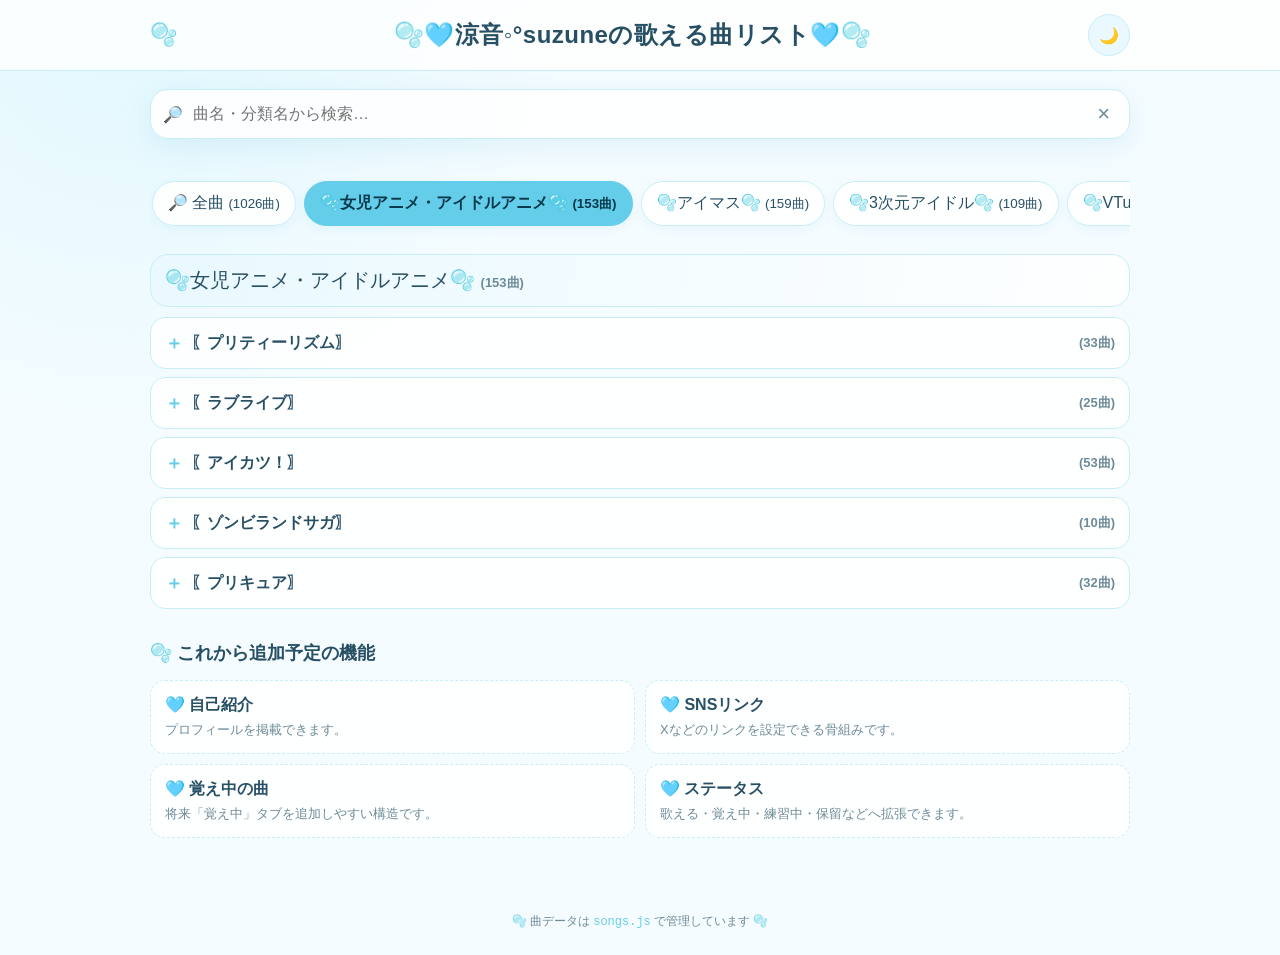
<file: index.html>
<!doctype html>
<html lang="ja">
<head>
  <meta charset="utf-8">
  <meta name="viewport" content="width=device-width,initial-scale=1,viewport-fit=cover">
  <meta name="theme-color" content="#bfeeff">

  <title>🫧🩵涼音◦°suzuneの歌える曲リスト🩵🫧</title>

  <link rel="stylesheet" href="style.css">
</head>

<body>
  <header class="site-header">
    <div class="bubble">🫧</div>

    <h1>🫧🩵涼音◦°suzuneの歌える曲リスト🩵🫧</h1>

    <button
      id="themeToggle"
      class="theme-toggle"
      type="button"
      aria-label="ライト/ダークモード切替"
    >
      🌙
    </button>
  </header>

  <main>
    <section class="tools" aria-label="検索">
      <label class="search-box">
        <span>🔎</span>

        <input
          id="searchInput"
          type="search"
          placeholder="曲名・分類名から検索…"
          autocomplete="off"
        >

        <button
          id="clearSearch"
          type="button"
          aria-label="検索をクリア"
        >
          ×
        </button>
      </label>

      <p id="resultInfo" class="result-info"></p>
    </section>

    <nav
      id="categoryTabs"
      class="tabs"
      aria-label="大分類"
    ></nav>

    <section
      id="songArea"
      class="song-area"
    ></section>

    <section class="future-panel">
      <h2>🫧 これから追加予定の機能</h2>

      <div class="future-grid">
        <article>
          <b>🩵 自己紹介</b>
          <span>プロフィールを掲載できます。</span>
        </article>

        <article>
          <b>🩵 SNSリンク</b>
          <span>Xなどのリンクを設定できる骨組みです。</span>
        </article>

        <article>
          <b>🩵 覚え中の曲</b>
          <span>将来「覚え中」タブを追加しやすい構造です。</span>
        </article>

        <article>
          <b>🩵 ステータス</b>
          <span>歌える・覚え中・練習中・保留などへ拡張できます。</span>
        </article>
      </div>
    </section>
  </main>

  <footer>
    🫧 曲データは <code>songs.js</code> で管理しています 🫧
  </footer>

  <script src="songs_idol.girls.anime.js"></script>
<script src="songs_anime.js"></script>
  <script src="songs_imas.js"></script>
<script src="songs_3d_idol.js"></script>
  <script src="songs_vtuber.js"></script>
  <script src="songs_honeyworks.js"></script>
  <script src="songs_vocaloid.js"></script>
<script src="songs_voice_actors.js"></script>
<script src="songs_japanese.js"></script>

  <script src="songs.js"></script>
  <script src="app.js"></script>
</body>
</html>
</file>
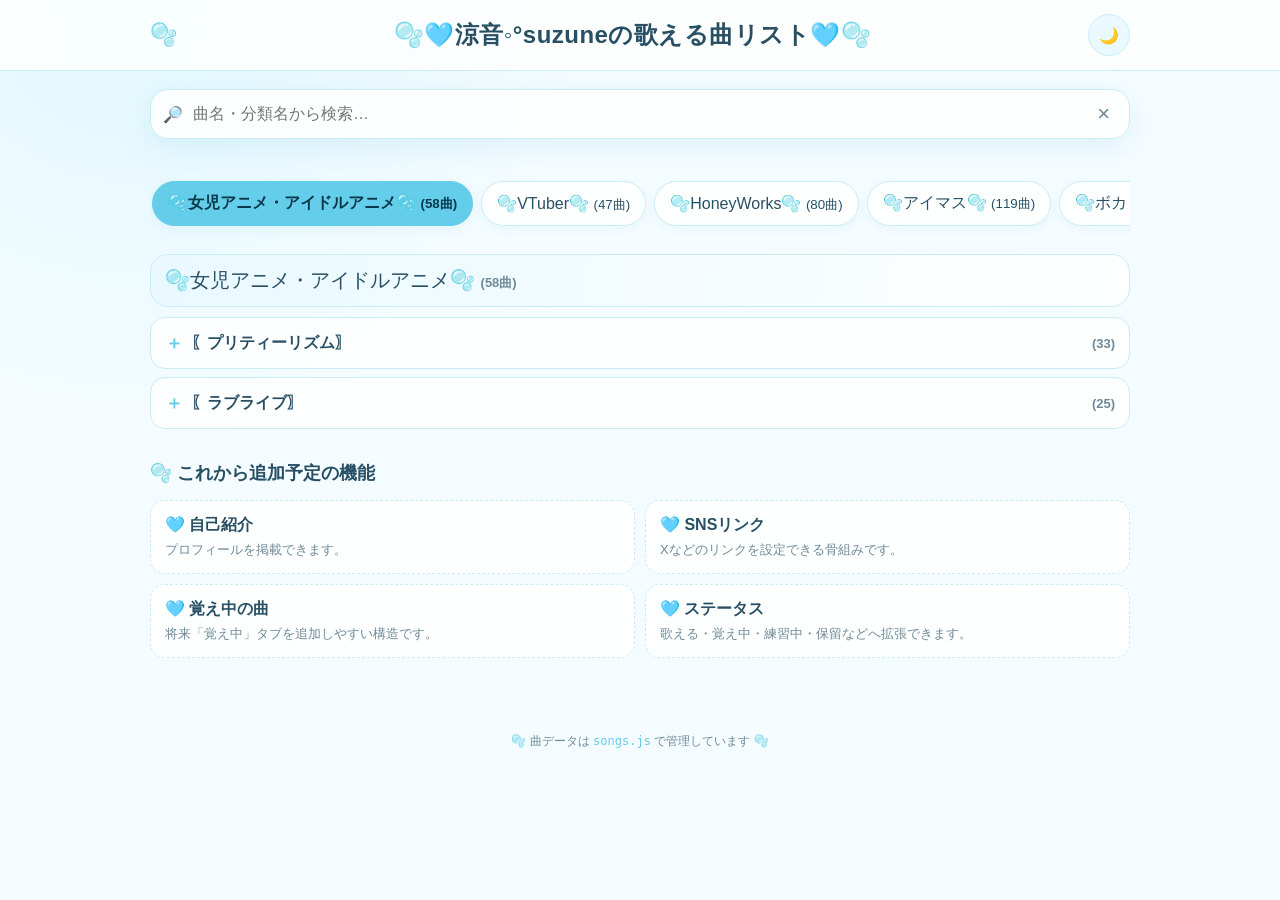
<file: 涼音_suzune_歌える曲リスト_修正版/index.html>
<!doctype html>
<html lang="ja">
<head>
  <meta charset="utf-8">
  <meta name="viewport" content="width=device-width,initial-scale=1,viewport-fit=cover">
  <meta name="theme-color" content="#bfeeff">
  <title>🫧🩵涼音◦°suzuneの歌える曲リスト🩵🫧</title>
  <link rel="stylesheet" href="style.css">
</head>
<body>
  <header class="site-header">
    <div class="bubble">🫧</div>
    <h1>🫧🩵涼音◦°suzuneの歌える曲リスト🩵🫧</h1>
    <button id="themeToggle" class="theme-toggle" type="button" aria-label="ライト/ダークモード切替">🌙</button>
  </header>

  <main>
    <section class="tools" aria-label="検索">
      <label class="search-box">
        <span>🔎</span>
        <input id="searchInput" type="search" placeholder="曲名・分類名から検索…" autocomplete="off">
        <button id="clearSearch" type="button" aria-label="検索をクリア">×</button>
      </label>
      <p id="resultInfo" class="result-info"></p>
    </section>

    <nav id="categoryTabs" class="tabs" aria-label="大分類"></nav>

    <section id="songArea" class="song-area"></section>

    <section class="future-panel">
      <h2>🫧 これから追加予定の機能</h2>
      <div class="future-grid">
        <article><b>🩵 自己紹介</b><span>プロフィールを掲載できます。</span></article>
        <article><b>🩵 SNSリンク</b><span>Xなどのリンクを設定できる骨組みです。</span></article>
        <article><b>🩵 覚え中の曲</b><span>将来「覚え中」タブを追加しやすい構造です。</span></article>
        <article><b>🩵 ステータス</b><span>歌える・覚え中・練習中・保留などへ拡張できます。</span></article>
      </div>
    </section>
  </main>

  <footer>🫧 曲データは <code>songs.js</code> で管理しています 🫧</footer>
  <script src="songs.js"></script>
  <script src="app.js"></script>
</body>
</html>
</file>
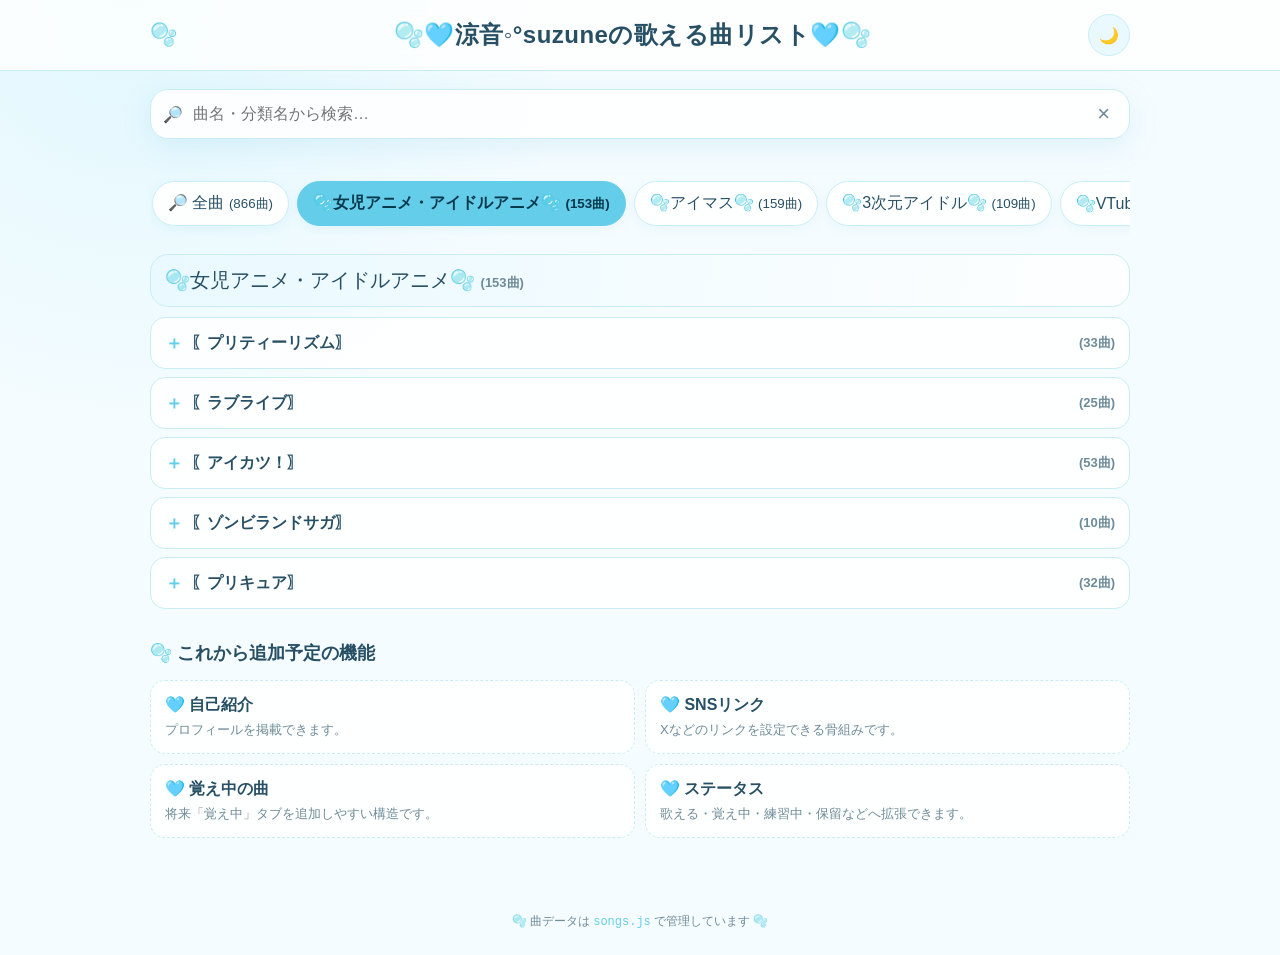
<file: 2index.html>
<!doctype html>
<html lang="ja">
<head>
  <meta charset="utf-8">
  <meta name="viewport" content="width=device-width,initial-scale=1,viewport-fit=cover">
  <meta name="theme-color" content="#bfeeff">

  <title>🫧🩵涼音◦°suzuneの歌える曲リスト🩵🫧</title>

  <link rel="stylesheet" href="2style.css">
</head>

<body>
  <header class="site-header">
    <div class="bubble">🫧</div>

    <h1>🫧🩵涼音◦°suzuneの歌える曲リスト🩵🫧</h1>

    <button
      id="themeToggle"
      class="theme-toggle"
      type="button"
      aria-label="ライト/ダークモード切替"
    >
      🌙
    </button>
  </header>

  <main>
    <section class="tools" aria-label="検索">
      <label class="search-box">
        <span>🔎</span>

        <input
          id="searchInput"
          type="search"
          placeholder="曲名・分類名から検索…"
          autocomplete="off"
        >

        <button
          id="clearSearch"
          type="button"
          aria-label="検索をクリア"
        >
          ×
        </button>
      </label>

      <p id="resultInfo" class="result-info"></p>
    </section>

    <nav
      id="categoryTabs"
      class="tabs"
      aria-label="大分類"
    ></nav>

    <section
      id="songArea"
      class="song-area"
    ></section>

    <section class="future-panel">
      <h2>🫧 これから追加予定の機能</h2>

      <div class="future-grid">
        <article>
          <b>🩵 自己紹介</b>
          <span>プロフィールを掲載できます。</span>
        </article>

        <article>
          <b>🩵 SNSリンク</b>
          <span>Xなどのリンクを設定できる骨組みです。</span>
        </article>

        <article>
          <b>🩵 覚え中の曲</b>
          <span>将来「覚え中」タブを追加しやすい構造です。</span>
        </article>

        <article>
          <b>🩵 ステータス</b>
          <span>歌える・覚え中・練習中・保留などへ拡張できます。</span>
        </article>
      </div>
    </section>
  </main>

  <footer>
    🫧 曲データは <code>songs.js</code> で管理しています 🫧
  </footer>

  <script src="songs_idol.girls.anime.js"></script>
  <script src="songs_imas.js"></script>
<script src="songs_3d_idol.js"></script>
  <script src="songs_vtuber.js"></script>
  <script src="songs_honeyworks.js"></script>
  <script src="songs_vocaloid.js"></script>

  <script src="2songs.js"></script>
  <script src="2app.js"></script>
</body>
</html>
</file>
<file: style.css>
*{box-sizing:border-box}
:root{
  --bg:#f5fcff;--surface:rgba(255,255,255,.88);--surface2:#e9f9ff;
  --text:#285065;--muted:#6e8b99;--accent:#64cdea;--accent2:#a8e8fa;
  --border:#c9edf7;--shadow:0 8px 30px rgba(70,170,205,.13)
}
html.dark{
  --bg:#0d1d26;--surface:rgba(20,39,49,.94);--surface2:#17313e;
  --text:#e4f8ff;--muted:#a8c6d1;--accent:#63d2f2;--accent2:#285b6e;
  --border:#285467;--shadow:0 8px 30px rgba(0,0,0,.25)
}
html{background:var(--bg);color:var(--text);scroll-behavior:smooth}
body{margin:0;min-height:100vh;font-family:-apple-system,BlinkMacSystemFont,"Hiragino Sans","Yu Gothic",Meiryo,sans-serif;background:
radial-gradient(circle at 10% 0%,rgba(166,234,251,.25),transparent 28rem),var(--bg);color:var(--text)}
button,input{font:inherit}
.site-header{position:sticky;top:0;z-index:20;display:flex;align-items:center;gap:10px;padding:14px max(14px,calc((100vw - 980px)/2));background:color-mix(in srgb,var(--surface) 88%,transparent);backdrop-filter:blur(14px);border-bottom:1px solid var(--border)}
.site-header h1{font-size:clamp(16px,4.5vw,24px);line-height:1.3;margin:0;flex:1;text-align:center;font-weight:800;letter-spacing:.02em}
.bubble{font-size:22px}.theme-toggle{width:42px;height:42px;border-radius:50%;border:1px solid var(--border);background:var(--surface2);color:var(--text);cursor:pointer}
main{width:min(980px,calc(100% - 24px));margin:18px auto 50px}
.tools{margin-bottom:14px}
.search-box{display:flex;align-items:center;gap:8px;min-height:50px;padding:0 12px;border:1px solid var(--border);border-radius:18px;background:var(--surface);box-shadow:var(--shadow)}
.search-box input{min-width:0;flex:1;border:0;outline:0;background:transparent;color:var(--text);font-size:16px}
.search-box button{border:0;background:transparent;color:var(--muted);font-size:22px;cursor:pointer;padding:4px 7px}
.result-info{margin:7px 4px 0;color:var(--muted);font-size:13px;min-height:18px}
.tabs{display:flex;gap:8px;overflow-x:auto;padding:3px 2px 10px;scrollbar-width:thin;position:sticky;top:71px;z-index:10}
.tabs button{flex:0 0 auto;border:1px solid var(--border);background:var(--surface);color:var(--text);padding:11px 15px;border-radius:999px;cursor:pointer;white-space:nowrap;box-shadow:0 3px 12px rgba(70,170,205,.08)}
.tabs button.active{background:var(--accent);border-color:var(--accent);color:#07384b;font-weight:800}
.category{margin:12px 0}
.major-title{font-size:20px;margin:18px 0 10px;padding:12px 14px;border-radius:18px;background:linear-gradient(100deg,var(--surface2),var(--surface));border:1px solid var(--border)}
details{border:1px solid var(--border);border-radius:15px;background:var(--surface);margin:8px 0;overflow:hidden}
summary{list-style:none;cursor:pointer;padding:13px 14px;font-weight:800;display:flex;align-items:center;gap:8px;min-height:48px}
summary::-webkit-details-marker{display:none}
summary:before{content:"＋";color:var(--accent);font-size:18px;width:18px}
details[open]>summary:before{content:"−"}
.count{margin-left:auto;color:var(--muted);font-size:13px;font-weight:700}
.subcategory{padding:0 10px 10px}
.small{margin:8px 0;border:1px solid var(--border);border-radius:12px;background:var(--surface2)}
.small summary{font-size:14px;padding:11px 12px}
.song-list{padding:2px 14px 12px;margin:0;list-style:none}
.song-list li{padding:7px 4px;border-bottom:1px dashed var(--border);line-height:1.45;overflow-wrap:anywhere}
.song-list li:last-child{border-bottom:0}
mark{background:rgba(100,205,234,.35);color:inherit;border-radius:3px;padding:0 1px}
.empty{padding:30px 10px;text-align:center;color:var(--muted)}
.future-panel{margin-top:32px}
.future-panel h2{font-size:18px}
.future-grid{display:grid;grid-template-columns:repeat(2,minmax(0,1fr));gap:10px}
.future-grid article{display:flex;flex-direction:column;gap:5px;padding:14px;border:1px dashed var(--border);border-radius:15px;background:var(--surface)}
.future-grid span{color:var(--muted);font-size:13px}
footer{text-align:center;padding:25px;color:var(--muted);font-size:12px}
code{color:var(--accent)}
@media(max-width:600px){
  .site-header{padding:10px 10px}.site-header h1{font-size:16px}.bubble{font-size:18px}
  .theme-toggle{width:40px;height:40px}.tabs{top:61px}
  main{width:min(100% - 16px,980px);margin-top:12px}
  .major-title{font-size:17px;padding:11px 12px}
  summary{padding:12px 11px;font-size:15px}.song-list{padding-left:12px;padding-right:12px}
  .future-grid{grid-template-columns:1fr}
}
</file>
<file: 涼音_suzune_歌える曲リスト_修正版/style.css>
*{box-sizing:border-box}
:root{
  --bg:#f5fcff;--surface:rgba(255,255,255,.88);--surface2:#e9f9ff;
  --text:#285065;--muted:#6e8b99;--accent:#64cdea;--accent2:#a8e8fa;
  --border:#c9edf7;--shadow:0 8px 30px rgba(70,170,205,.13)
}
html.dark{
  --bg:#0d1d26;--surface:rgba(20,39,49,.94);--surface2:#17313e;
  --text:#e4f8ff;--muted:#a8c6d1;--accent:#63d2f2;--accent2:#285b6e;
  --border:#285467;--shadow:0 8px 30px rgba(0,0,0,.25)
}
html{background:var(--bg);color:var(--text);scroll-behavior:smooth}
body{margin:0;min-height:100vh;font-family:-apple-system,BlinkMacSystemFont,"Hiragino Sans","Yu Gothic",Meiryo,sans-serif;background:
radial-gradient(circle at 10% 0%,rgba(166,234,251,.25),transparent 28rem),var(--bg);color:var(--text)}
button,input{font:inherit}
.site-header{position:sticky;top:0;z-index:20;display:flex;align-items:center;gap:10px;padding:14px max(14px,calc((100vw - 980px)/2));background:color-mix(in srgb,var(--surface) 88%,transparent);backdrop-filter:blur(14px);border-bottom:1px solid var(--border)}
.site-header h1{font-size:clamp(16px,4.5vw,24px);line-height:1.3;margin:0;flex:1;text-align:center;font-weight:800;letter-spacing:.02em}
.bubble{font-size:22px}.theme-toggle{width:42px;height:42px;border-radius:50%;border:1px solid var(--border);background:var(--surface2);color:var(--text);cursor:pointer}
main{width:min(980px,calc(100% - 24px));margin:18px auto 50px}
.tools{margin-bottom:14px}
.search-box{display:flex;align-items:center;gap:8px;min-height:50px;padding:0 12px;border:1px solid var(--border);border-radius:18px;background:var(--surface);box-shadow:var(--shadow)}
.search-box input{min-width:0;flex:1;border:0;outline:0;background:transparent;color:var(--text);font-size:16px}
.search-box button{border:0;background:transparent;color:var(--muted);font-size:22px;cursor:pointer;padding:4px 7px}
.result-info{margin:7px 4px 0;color:var(--muted);font-size:13px;min-height:18px}
.tabs{display:flex;gap:8px;overflow-x:auto;padding:3px 2px 10px;scrollbar-width:thin;position:sticky;top:71px;z-index:10}
.tabs button{flex:0 0 auto;border:1px solid var(--border);background:var(--surface);color:var(--text);padding:11px 15px;border-radius:999px;cursor:pointer;white-space:nowrap;box-shadow:0 3px 12px rgba(70,170,205,.08)}
.tabs button.active{background:var(--accent);border-color:var(--accent);color:#07384b;font-weight:800}
.category{margin:12px 0}
.major-title{font-size:20px;margin:18px 0 10px;padding:12px 14px;border-radius:18px;background:linear-gradient(100deg,var(--surface2),var(--surface));border:1px solid var(--border)}
details{border:1px solid var(--border);border-radius:15px;background:var(--surface);margin:8px 0;overflow:hidden}
summary{list-style:none;cursor:pointer;padding:13px 14px;font-weight:800;display:flex;align-items:center;gap:8px;min-height:48px}
summary::-webkit-details-marker{display:none}
summary:before{content:"＋";color:var(--accent);font-size:18px;width:18px}
details[open]>summary:before{content:"−"}
.count{margin-left:auto;color:var(--muted);font-size:13px;font-weight:700}
.subcategory{padding:0 10px 10px}
.small{margin:8px 0;border:1px solid var(--border);border-radius:12px;background:var(--surface2)}
.small summary{font-size:14px;padding:11px 12px}
.song-list{padding:2px 14px 12px;margin:0;list-style:none}
.song-list li{padding:7px 4px;border-bottom:1px dashed var(--border);line-height:1.45;overflow-wrap:anywhere}
.song-list li:last-child{border-bottom:0}
mark{background:rgba(100,205,234,.35);color:inherit;border-radius:3px;padding:0 1px}
.empty{padding:30px 10px;text-align:center;color:var(--muted)}
.future-panel{margin-top:32px}
.future-panel h2{font-size:18px}
.future-grid{display:grid;grid-template-columns:repeat(2,minmax(0,1fr));gap:10px}
.future-grid article{display:flex;flex-direction:column;gap:5px;padding:14px;border:1px dashed var(--border);border-radius:15px;background:var(--surface)}
.future-grid span{color:var(--muted);font-size:13px}
footer{text-align:center;padding:25px;color:var(--muted);font-size:12px}
code{color:var(--accent)}
@media(max-width:600px){
  .site-header{padding:10px 10px}.site-header h1{font-size:16px}.bubble{font-size:18px}
  .theme-toggle{width:40px;height:40px}.tabs{top:61px}
  main{width:min(100% - 16px,980px);margin-top:12px}
  .major-title{font-size:17px;padding:11px 12px}
  summary{padding:12px 11px;font-size:15px}.song-list{padding-left:12px;padding-right:12px}
  .future-grid{grid-template-columns:1fr}
}
</file>
<file: 2style.css>
*{box-sizing:border-box}
:root{
  --bg:#f5fcff;--surface:rgba(255,255,255,.88);--surface2:#e9f9ff;
  --text:#285065;--muted:#6e8b99;--accent:#64cdea;--accent2:#a8e8fa;
  --border:#c9edf7;--shadow:0 8px 30px rgba(70,170,205,.13)
}
html.dark{
  --bg:#0d1d26;--surface:rgba(20,39,49,.94);--surface2:#17313e;
  --text:#e4f8ff;--muted:#a8c6d1;--accent:#63d2f2;--accent2:#285b6e;
  --border:#285467;--shadow:0 8px 30px rgba(0,0,0,.25)
}
html{background:var(--bg);color:var(--text);scroll-behavior:smooth}
body{margin:0;min-height:100vh;font-family:-apple-system,BlinkMacSystemFont,"Hiragino Sans","Yu Gothic",Meiryo,sans-serif;background:
radial-gradient(circle at 10% 0%,rgba(166,234,251,.25),transparent 28rem),var(--bg);color:var(--text)}
button,input{font:inherit}
.site-header{position:sticky;top:0;z-index:20;display:flex;align-items:center;gap:10px;padding:14px max(14px,calc((100vw - 980px)/2));background:color-mix(in srgb,var(--surface) 88%,transparent);backdrop-filter:blur(14px);border-bottom:1px solid var(--border)}
.site-header h1{font-size:clamp(16px,4.5vw,24px);line-height:1.3;margin:0;flex:1;text-align:center;font-weight:800;letter-spacing:.02em}
.bubble{font-size:22px}.theme-toggle{width:42px;height:42px;border-radius:50%;border:1px solid var(--border);background:var(--surface2);color:var(--text);cursor:pointer}
main{width:min(980px,calc(100% - 24px));margin:18px auto 50px}
.tools{margin-bottom:14px}
.search-box{display:flex;align-items:center;gap:8px;min-height:50px;padding:0 12px;border:1px solid var(--border);border-radius:18px;background:var(--surface);box-shadow:var(--shadow)}
.search-box input{min-width:0;flex:1;border:0;outline:0;background:transparent;color:var(--text);font-size:16px}
.search-box button{border:0;background:transparent;color:var(--muted);font-size:22px;cursor:pointer;padding:4px 7px}
.result-info{margin:7px 4px 0;color:var(--muted);font-size:13px;min-height:18px}
.tabs{display:flex;gap:8px;overflow-x:auto;padding:3px 2px 10px;scrollbar-width:thin;position:sticky;top:71px;z-index:10}
.tabs button{flex:0 0 auto;border:1px solid var(--border);background:var(--surface);color:var(--text);padding:11px 15px;border-radius:999px;cursor:pointer;white-space:nowrap;box-shadow:0 3px 12px rgba(70,170,205,.08)}
.tabs button.active{background:var(--accent);border-color:var(--accent);color:#07384b;font-weight:800}
.category{margin:12px 0}
.major-title{font-size:20px;margin:18px 0 10px;padding:12px 14px;border-radius:18px;background:linear-gradient(100deg,var(--surface2),var(--surface));border:1px solid var(--border)}
details{border:1px solid var(--border);border-radius:15px;background:var(--surface);margin:8px 0;overflow:hidden}
summary{list-style:none;cursor:pointer;padding:13px 14px;font-weight:800;display:flex;align-items:center;gap:8px;min-height:48px}
summary::-webkit-details-marker{display:none}
summary:before{content:"＋";color:var(--accent);font-size:18px;width:18px}
details[open]>summary:before{content:"−"}
.count{margin-left:auto;color:var(--muted);font-size:13px;font-weight:700}
.subcategory{padding:0 10px 10px}
.small{margin:8px 0;border:1px solid var(--border);border-radius:12px;background:var(--surface2)}
.small summary{font-size:14px;padding:11px 12px}
.song-list{padding:2px 14px 12px;margin:0;list-style:none}
.song-list li{padding:7px 4px;border-bottom:1px dashed var(--border);line-height:1.45;overflow-wrap:anywhere}
.song-list li:last-child{border-bottom:0}
mark{background:rgba(100,205,234,.35);color:inherit;border-radius:3px;padding:0 1px}
.empty{padding:30px 10px;text-align:center;color:var(--muted)}
.future-panel{margin-top:32px}
.future-panel h2{font-size:18px}
.future-grid{display:grid;grid-template-columns:repeat(2,minmax(0,1fr));gap:10px}
.future-grid article{display:flex;flex-direction:column;gap:5px;padding:14px;border:1px dashed var(--border);border-radius:15px;background:var(--surface)}
.future-grid span{color:var(--muted);font-size:13px}
footer{text-align:center;padding:25px;color:var(--muted);font-size:12px}
code{color:var(--accent)}
@media(max-width:600px){
  .site-header{padding:10px 10px}.site-header h1{font-size:16px}.bubble{font-size:18px}
  .theme-toggle{width:40px;height:40px}.tabs{top:61px}
  main{width:min(100% - 16px,980px);margin-top:12px}
  .major-title{font-size:17px;padding:11px 12px}
  summary{padding:12px 11px;font-size:15px}.song-list{padding-left:12px;padding-right:12px}
  .future-grid{grid-template-columns:1fr}
}
</file>
